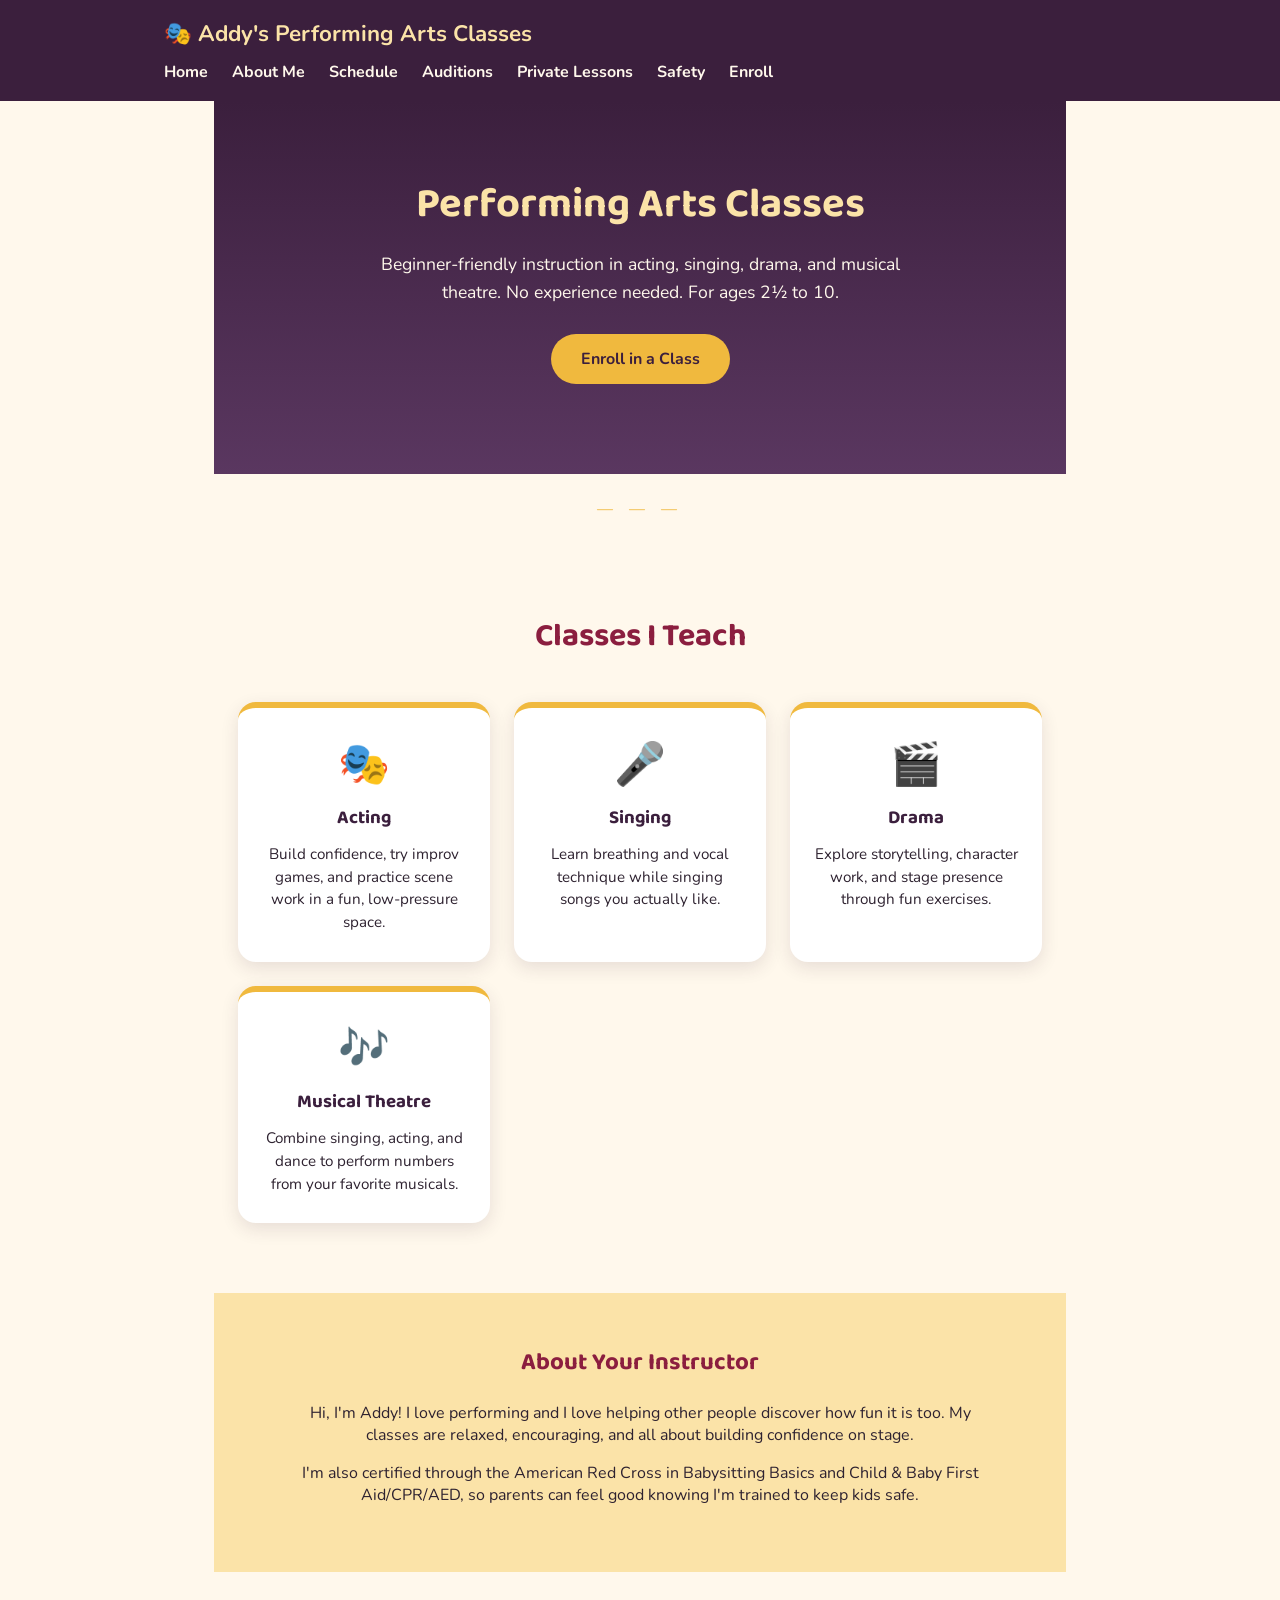
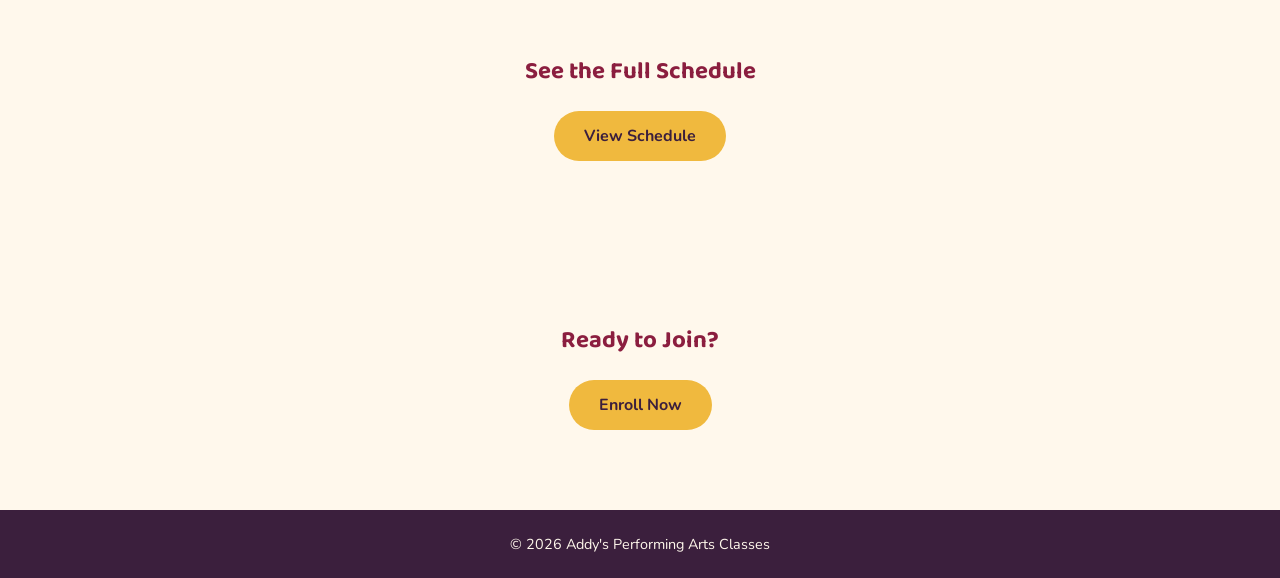
<file: index.html>
<!DOCTYPE html>
<html lang="en">
<head>
  <meta charset="UTF-8" />
  <meta name="viewport" content="width=device-width, initial-scale=1.0" />
  <title>Addy's Performing Arts Classes</title>
  <link rel="preconnect" href="https://fonts.googleapis.com" />
  <link href="https://fonts.googleapis.com/css2?family=Baloo+2:wght@600;700&family=Nunito:wght@400;700&display=swap" rel="stylesheet" />
  <link rel="stylesheet" href="style.css" />
</head>
<body>

  <header class="site-header">
    <div class="nav-inner">
      <a class="site-title" href="index.html">🎭 Addy's Performing Arts Classes</a>
      <nav class="site-nav">
        <a href="index.html">Home</a>
        <a href="about.html">About Me</a>
        <a href="schedule.html">Schedule</a>
        <a href="auditions.html">Auditions</a>
        <a href="private-lessons.html">Private Lessons</a>
        <a href="safety.html">Safety</a>
        <a href="enroll.html">Enroll</a>
      </nav>
    </div>
  </header>

  <main>

    <section class="hero">
      <h1>Performing Arts Classes</h1>
      <p>
        Beginner-friendly instruction in acting, singing, drama, and
        musical theatre. No experience needed. For ages 2½ to 10.
        <!-- Addy: replace this with your own intro! -->
      </p>
      <a class="btn btn-primary" href="enroll.html">Enroll in a Class</a>
    </section>

    <div class="divider">— — —</div>

    <section class="classes">
      <h2>Classes I Teach</h2>
      <div class="class-grid">
        <div class="class-card">
          <div class="icon">🎭</div>
          <h3>Acting</h3>
          <p>Build confidence, try improv games, and practice scene work
             in a fun, low-pressure space.</p>
        </div>
        <div class="class-card">
          <div class="icon">🎤</div>
          <h3>Singing</h3>
          <p>Learn breathing and vocal technique while singing songs
             you actually like.</p>
        </div>
        <div class="class-card">
          <div class="icon">🎬</div>
          <h3>Drama</h3>
          <p>Explore storytelling, character work, and stage presence
             through fun exercises.</p>
        </div>
        <div class="class-card">
          <div class="icon">🎶</div>
          <h3>Musical Theatre</h3>
          <p>Combine singing, acting, and dance to perform numbers
             from your favorite musicals.</p>
        </div>
      </div>
    </section>

    <section class="about">
      <div class="about-inner">
        <h2>About Your Instructor</h2>
        <p>
          Hi, I'm Addy! I love performing and I love helping other people
          discover how fun it is too. My classes are relaxed, encouraging,
          and all about building confidence on stage.
          <!-- Addy: replace this with your own bio! -->
        </p>
        <p>
          I'm also certified through the American Red Cross in Babysitting
          Basics and Child &amp; Baby First Aid/CPR/AED, so parents can feel
          good knowing I'm trained to keep kids safe.
        </p>
      </div>
    </section>

    <section class="cta">
      <h2>See the Full Schedule</h2>
      <a class="btn btn-primary" href="schedule.html">View Schedule</a>
    </section>

    <section class="cta">
      <h2>Ready to Join?</h2>
      <a class="btn btn-primary" href="enroll.html">Enroll Now</a>
    </section>

  </main>

  <footer>
    &copy; 2026 Addy's Performing Arts Classes
  </footer>

</body>
</html>
</file>
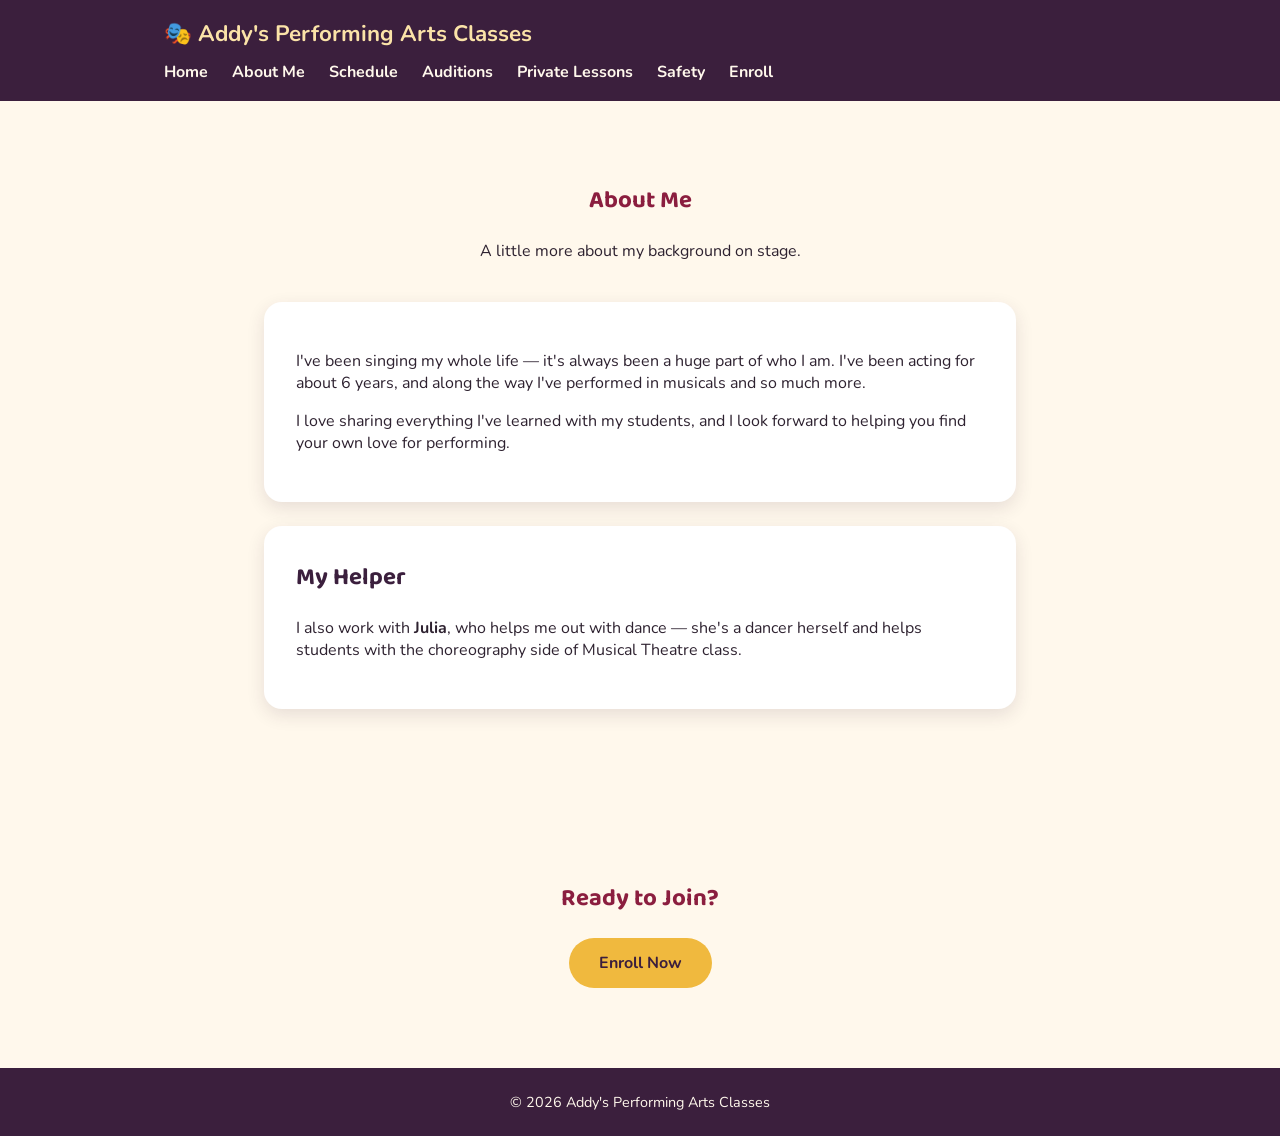
<file: about.html>
<!DOCTYPE html>
<html lang="en">
<head>
  <meta charset="UTF-8" />
  <meta name="viewport" content="width=device-width, initial-scale=1.0" />
  <title>About Me — Addy's Performing Arts Classes</title>
  <link rel="preconnect" href="https://fonts.googleapis.com" />
  <link href="https://fonts.googleapis.com/css2?family=Baloo+2:wght@600;700&family=Nunito:wght@400;700&display=swap" rel="stylesheet" />
  <link rel="stylesheet" href="style.css" />
</head>
<body>

  <header class="site-header">
    <div class="nav-inner">
      <a class="site-title" href="index.html">🎭 Addy's Performing Arts Classes</a>
      <nav class="site-nav">
        <a href="index.html">Home</a>
        <a href="about.html">About Me</a>
        <a href="schedule.html">Schedule</a>
        <a href="auditions.html">Auditions</a>
        <a href="private-lessons.html">Private Lessons</a>
        <a href="safety.html">Safety</a>
        <a href="enroll.html">Enroll</a>
      </nav>
    </div>
  </header>

  <main>
    <section class="safety">
      <h1>About Me</h1>
      <p class="intro">
        A little more about my background on stage.
      </p>

      <div class="certifications">
        <div class="cert-text">
          <p>
            I've been singing my whole life — it's always been a huge part
            of who I am. I've been acting for about 6 years, and along the
            way I've performed in musicals and so much more.
            <!-- Addy: feel free to add specific show names, roles, or
                 performances here! -->
          </p>
          <p>
            I love sharing everything I've learned with my students, and I
            look forward to helping you find your own love for performing.
          </p>
        </div>
      </div>

      <div class="certifications" style="margin-top: 24px;">
        <div class="cert-text">
          <h2>My Helper</h2>
          <p>
            I also work with <strong>Julia</strong>, who helps me out with
            dance — she's a dancer herself and helps students with the
            choreography side of Musical Theatre class.
            <!-- Addy: feel free to add more about Julia here! -->
          </p>
        </div>
      </div>
    </section>

    <section class="cta">
      <h2>Ready to Join?</h2>
      <a class="btn btn-primary" href="enroll.html">Enroll Now</a>
    </section>
  </main>

  <footer>
    &copy; 2026 Addy's Performing Arts Classes
  </footer>

</body>
</html>
</file>
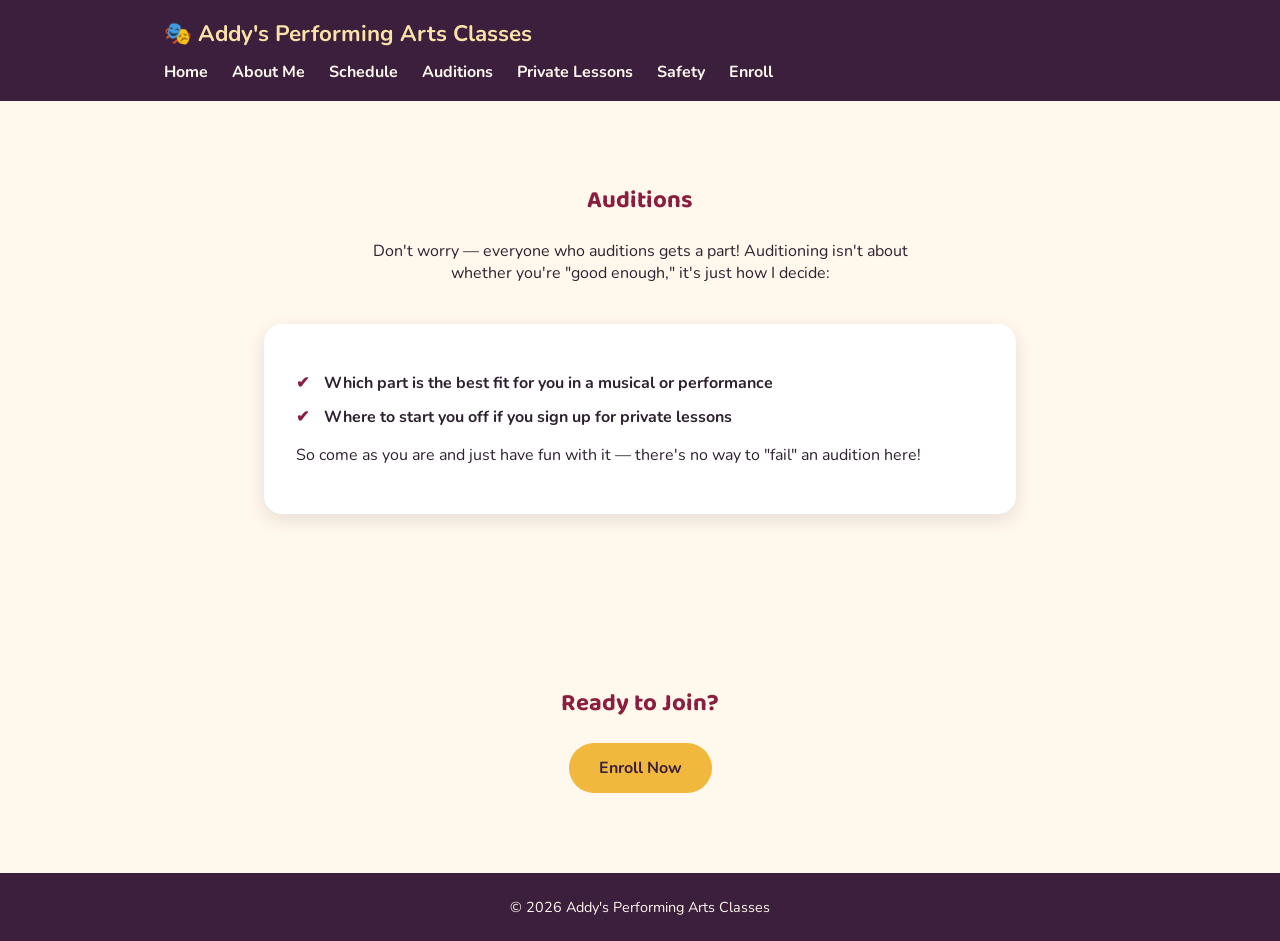
<file: auditions.html>
<!DOCTYPE html>
<html lang="en">
<head>
  <meta charset="UTF-8" />
  <meta name="viewport" content="width=device-width, initial-scale=1.0" />
  <title>Auditions — Addy's Performing Arts Classes</title>
  <link rel="preconnect" href="https://fonts.googleapis.com" />
  <link href="https://fonts.googleapis.com/css2?family=Baloo+2:wght@600;700&family=Nunito:wght@400;700&display=swap" rel="stylesheet" />
  <link rel="stylesheet" href="style.css" />
</head>
<body>

  <header class="site-header">
    <div class="nav-inner">
      <a class="site-title" href="index.html">🎭 Addy's Performing Arts Classes</a>
      <nav class="site-nav">
        <a href="index.html">Home</a>
        <a href="about.html">About Me</a>
        <a href="schedule.html">Schedule</a>
        <a href="auditions.html">Auditions</a>
        <a href="private-lessons.html">Private Lessons</a>
        <a href="safety.html">Safety</a>
        <a href="enroll.html">Enroll</a>
      </nav>
    </div>
  </header>

  <main>
    <section class="safety">
      <h1>Auditions</h1>
      <p class="intro">
        Don't worry — everyone who auditions gets a part! Auditioning
        isn't about whether you're "good enough," it's just how I decide:
      </p>

      <div class="certifications">
        <div class="cert-text">
          <ul class="cert-list">
            <li>Which part is the best fit for you in a musical or
                performance</li>
            <li>Where to start you off if you sign up for private
                lessons</li>
          </ul>
          <p>
            So come as you are and just have fun with it — there's no way
            to "fail" an audition here!
          </p>
        </div>
      </div>
    </section>

    <section class="cta">
      <h2>Ready to Join?</h2>
      <a class="btn btn-primary" href="enroll.html">Enroll Now</a>
    </section>
  </main>

  <footer>
    &copy; 2026 Addy's Performing Arts Classes
  </footer>

</body>
</html>
</file>
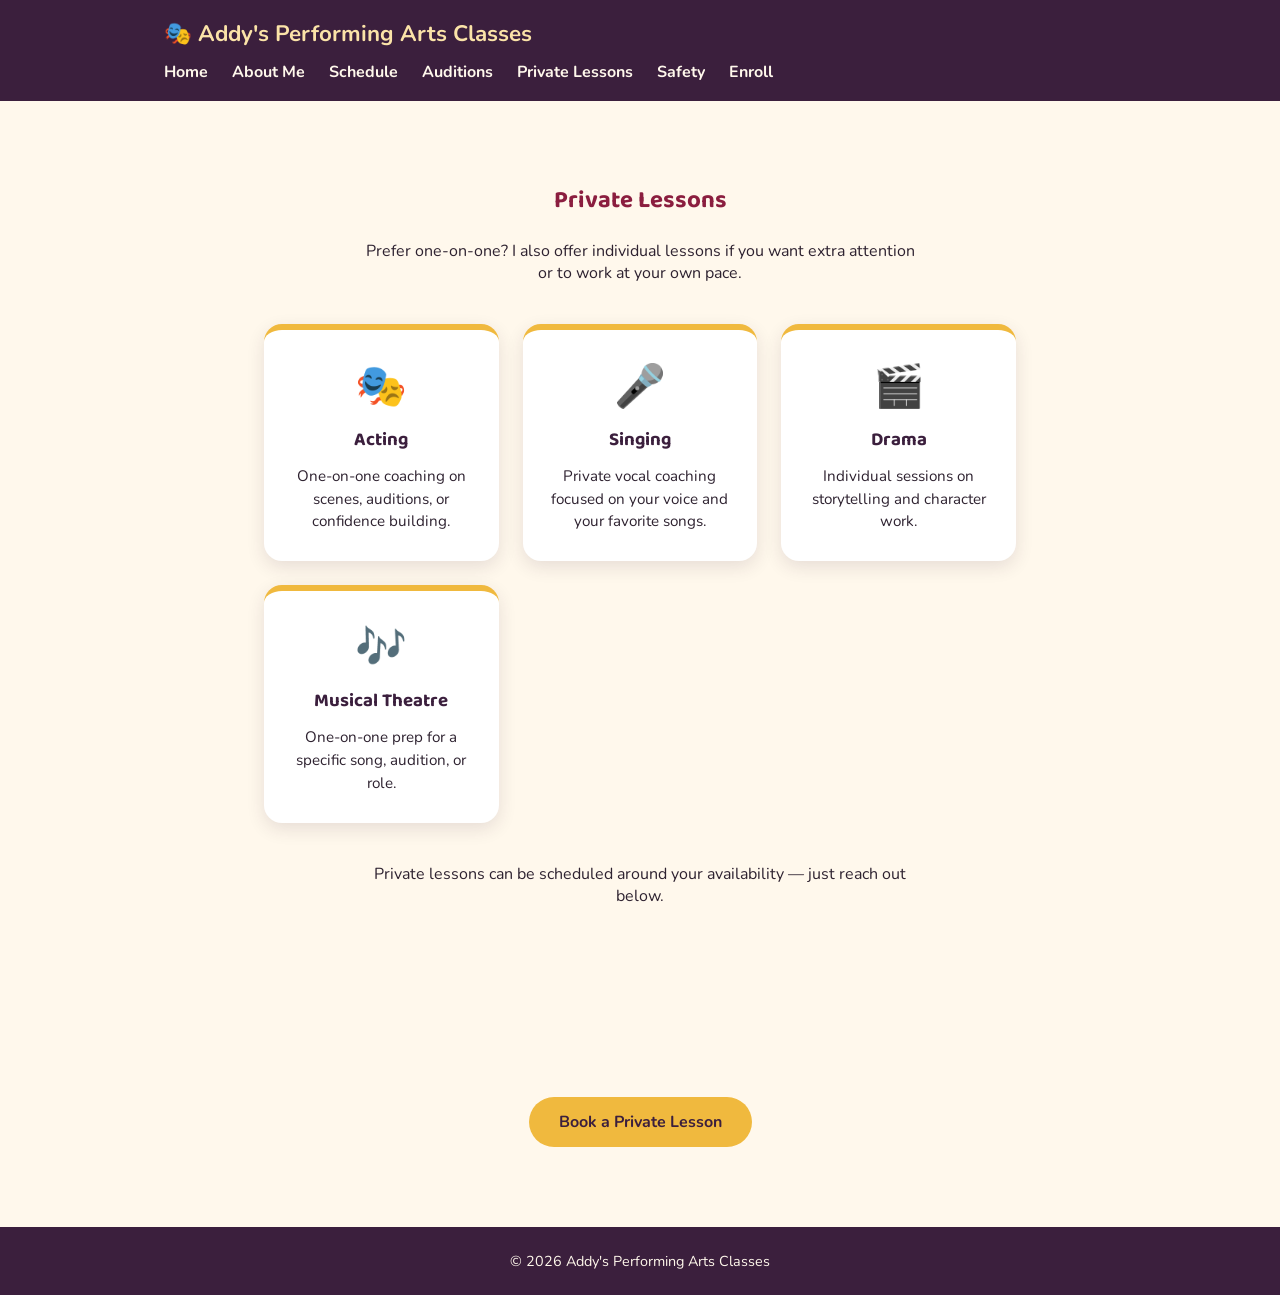
<file: private-lessons.html>
<!DOCTYPE html>
<html lang="en">
<head>
  <meta charset="UTF-8" />
  <meta name="viewport" content="width=device-width, initial-scale=1.0" />
  <title>Private Lessons — Addy's Performing Arts Classes</title>
  <link rel="preconnect" href="https://fonts.googleapis.com" />
  <link href="https://fonts.googleapis.com/css2?family=Baloo+2:wght@600;700&family=Nunito:wght@400;700&display=swap" rel="stylesheet" />
  <link rel="stylesheet" href="style.css" />
</head>
<body>

  <header class="site-header">
    <div class="nav-inner">
      <a class="site-title" href="index.html">🎭 Addy's Performing Arts Classes</a>
      <nav class="site-nav">
        <a href="index.html">Home</a>
        <a href="about.html">About Me</a>
        <a href="schedule.html">Schedule</a>
        <a href="auditions.html">Auditions</a>
        <a href="private-lessons.html">Private Lessons</a>
        <a href="safety.html">Safety</a>
        <a href="enroll.html">Enroll</a>
      </nav>
    </div>
  </header>

  <main>
    <section class="safety">
      <h1>Private Lessons</h1>
      <p class="intro">
        Prefer one-on-one? I also offer individual lessons if you want extra
        attention or to work at your own pace.
      </p>

      <div class="class-grid">
        <div class="class-card">
          <div class="icon">🎭</div>
          <h3>Acting</h3>
          <p>One-on-one coaching on scenes, auditions, or confidence
             building.</p>
        </div>
        <div class="class-card">
          <div class="icon">🎤</div>
          <h3>Singing</h3>
          <p>Private vocal coaching focused on your voice and your
             favorite songs.</p>
        </div>
        <div class="class-card">
          <div class="icon">🎬</div>
          <h3>Drama</h3>
          <p>Individual sessions on storytelling and character work.</p>
        </div>
        <div class="class-card">
          <div class="icon">🎶</div>
          <h3>Musical Theatre</h3>
          <p>One-on-one prep for a specific song, audition, or role.</p>
        </div>
      </div>

      <!-- Addy: add real pricing/length here once you've decided! -->
      <p class="intro" style="margin-top: 40px;">
        Private lessons can be scheduled around your availability —
        just reach out below.
      </p>
    </section>

    <section class="cta">
      <a class="btn btn-primary" href="enroll.html">Book a Private Lesson</a>
    </section>
  </main>

  <footer>
    &copy; 2026 Addy's Performing Arts Classes
  </footer>

</body>
</html>
</file>
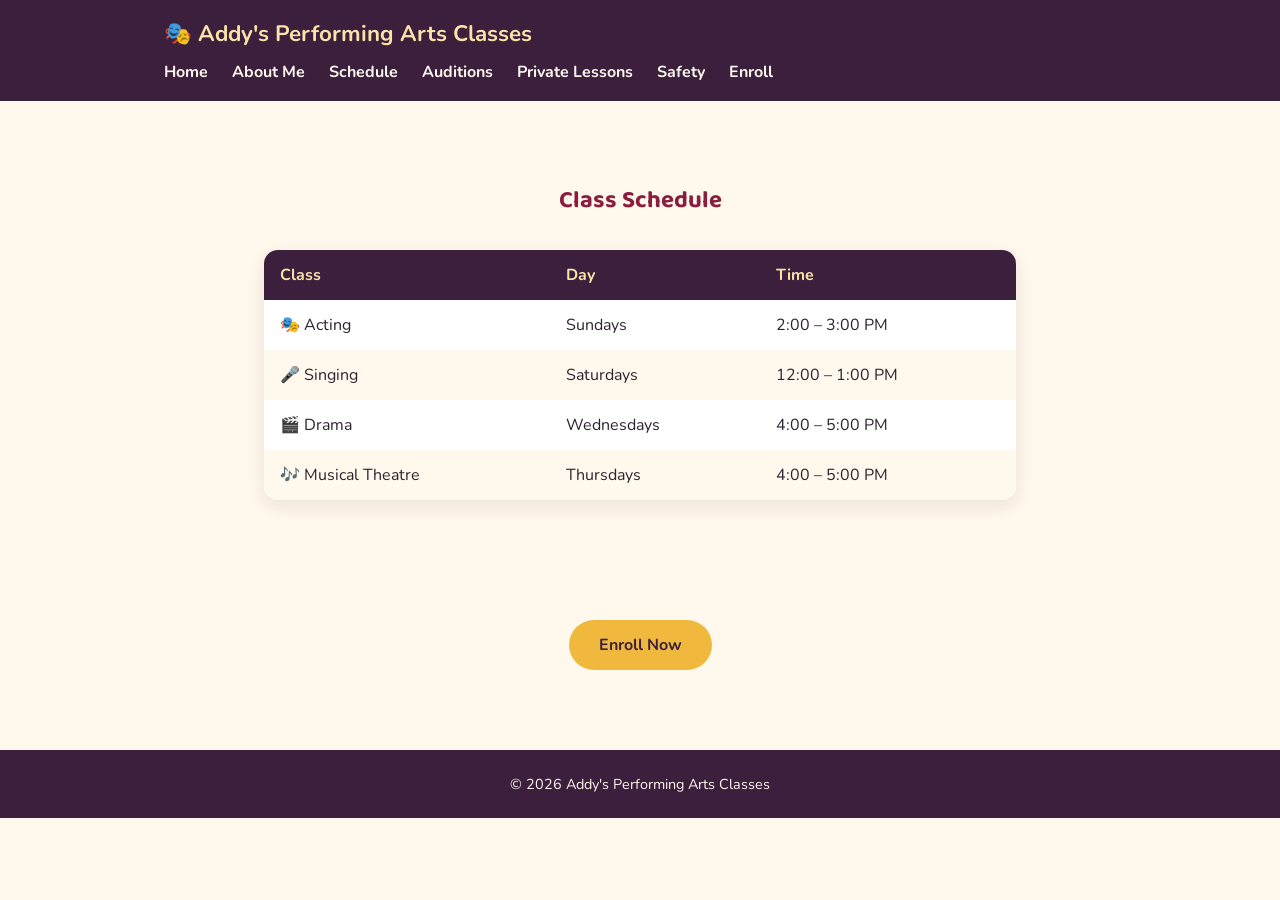
<file: schedule.html>
<!DOCTYPE html>
<html lang="en">
<head>
  <meta charset="UTF-8" />
  <meta name="viewport" content="width=device-width, initial-scale=1.0" />
  <title>Schedule — Addy's Performing Arts Classes</title>
  <link rel="preconnect" href="https://fonts.googleapis.com" />
  <link href="https://fonts.googleapis.com/css2?family=Baloo+2:wght@600;700&family=Nunito:wght@400;700&display=swap" rel="stylesheet" />
  <link rel="stylesheet" href="style.css" />
</head>
<body>

  <header class="site-header">
    <div class="nav-inner">
      <a class="site-title" href="index.html">🎭 Addy's Performing Arts Classes</a>
      <nav class="site-nav">
        <a href="index.html">Home</a>
        <a href="about.html">About Me</a>
        <a href="schedule.html">Schedule</a>
        <a href="auditions.html">Auditions</a>
        <a href="private-lessons.html">Private Lessons</a>
        <a href="safety.html">Safety</a>
        <a href="enroll.html">Enroll</a>
      </nav>
    </div>
  </header>

  <main>
    <section class="schedule">
      <h2>Class Schedule</h2>
      <table>
        <thead>
          <tr>
            <th>Class</th>
            <th>Day</th>
            <th>Time</th>
          </tr>
        </thead>
        <tbody>
          <tr>
            <td>🎭 Acting</td>
            <td>Sundays</td>
            <td>2:00 – 3:00 PM</td>
          </tr>
          <tr>
            <td>🎤 Singing</td>
            <td>Saturdays</td>
            <td>12:00 – 1:00 PM</td>
          </tr>
          <tr>
            <td>🎬 Drama</td>
            <td>Wednesdays</td>
            <td>4:00 – 5:00 PM</td>
          </tr>
          <tr>
            <td>🎶 Musical Theatre</td>
            <td>Thursdays</td>
            <td>4:00 – 5:00 PM</td>
          </tr>
        </tbody>
      </table>
      <!-- Addy: update days/times to match your real schedule! -->
    </section>

    <section class="cta">
      <a class="btn btn-primary" href="enroll.html">Enroll Now</a>
    </section>
  </main>

  <footer>
    &copy; 2026 Addy's Performing Arts Classes
  </footer>

</body>
</html>
</file>
<file: style.css>
:root {
  --plum: #3B1F3D;
  --plum-light: #5A3760;
  --gold: #F0B93E;
  --gold-light: #FBE3A8;
  --cream: #FFF8EC;
  --maroon: #8B1E3F;
  --text: #2E2230;
}

* {
  box-sizing: border-box;
}

body {
  margin: 0;
  font-family: 'Nunito', sans-serif;
  color: var(--text);
  background: var(--cream);
}

h1, h2, h3 {
  font-family: 'Baloo 2', sans-serif;
}

a {
  text-decoration: none;
  color: inherit;
}

/* ── HEADER ── */
.site-header {
  background: var(--plum);
  padding: 18px 0;
}

.nav-inner {
  max-width: 1000px;
  margin: 0 auto;
  padding: 0 24px;
  display: flex;
  align-items: center;
  justify-content: space-between;
  flex-wrap: wrap;
  gap: 12px;
}

.site-title {
  font-size: 1.4rem;
  font-weight: 700;
  color: var(--gold-light);
}

.site-nav {
  display: flex;
  gap: 24px;
}

.site-nav a {
  color: var(--cream);
  font-weight: 700;
}

.site-nav a:hover {
  color: var(--gold);
}

/* ── HERO ── */
.hero {
  background: linear-gradient(180deg, var(--plum) 0%, var(--plum-light) 100%);
  color: var(--cream);
  text-align: center;
  padding: 70px 24px 90px;
}

.hero h1 {
  font-size: 2.6rem;
  margin: 0 0 12px;
  color: var(--gold-light);
}

.hero p {
  max-width: 560px;
  margin: 0 auto 28px;
  font-size: 1.1rem;
  line-height: 1.6;
}

.btn {
  display: inline-block;
  padding: 14px 30px;
  border-radius: 999px;
  font-weight: 700;
  font-size: 1rem;
}

.btn-primary {
  background: var(--gold);
  color: var(--plum);
}

.btn-primary:hover {
  background: var(--gold-light);
}

.divider {
  text-align: center;
  padding: 24px 0;
  color: var(--gold);
  font-size: 1rem;
  letter-spacing: 6px;
}

/* ── CLASSES ── */
.classes {
  max-width: 1000px;
  margin: 0 auto;
  padding: 40px 24px 70px;
}

.classes h2 {
  text-align: center;
  font-size: 2rem;
  margin-bottom: 40px;
  color: var(--maroon);
}

.class-grid {
  display: grid;
  grid-template-columns: repeat(auto-fit, minmax(220px, 1fr));
  gap: 24px;
}

.class-card {
  background: white;
  border-radius: 18px;
  padding: 28px 22px;
  text-align: center;
  box-shadow: 0 6px 18px rgba(59, 31, 61, 0.12);
  border-top: 6px solid var(--gold);
}

.class-card .icon {
  font-size: 2.6rem;
  margin-bottom: 10px;
}

.class-card h3 {
  margin: 0 0 10px;
  color: var(--plum);
}

.class-card p {
  font-size: 0.95rem;
  line-height: 1.5;
  margin: 0;
}

/* ── ABOUT ── */
.about {
  background: var(--gold-light);
  padding: 50px 24px;
}

.about-inner {
  max-width: 700px;
  margin: 0 auto;
  text-align: center;
}

.about h2 {
  color: var(--maroon);
  margin-top: 0;
}

/* ── SCHEDULE ── */
.schedule {
  max-width: 800px;
  margin: 0 auto;
  padding: 60px 24px;
}

.schedule h2 {
  text-align: center;
  color: var(--maroon);
  margin-bottom: 30px;
}

table {
  width: 100%;
  border-collapse: collapse;
  background: white;
  border-radius: 14px;
  overflow: hidden;
  box-shadow: 0 6px 18px rgba(59, 31, 61, 0.10);
}

th, td {
  padding: 14px 16px;
  text-align: left;
}

th {
  background: var(--plum);
  color: var(--gold-light);
}

tr:nth-child(even) {
  background: var(--cream);
}

/* ── CTA ── */
.cta {
  text-align: center;
  padding: 60px 24px 80px;
}

.cta h2 {
  color: var(--maroon);
}

/* ── ENROLL PAGE ── */
.enroll {
  max-width: 560px;
  margin: 0 auto;
  padding: 60px 24px 90px;
}

.enroll h1 {
  text-align: center;
  color: var(--maroon);
}

.enroll p.intro {
  text-align: center;
  margin-bottom: 30px;
}

form {
  display: flex;
  flex-direction: column;
  gap: 16px;
  background: white;
  padding: 28px;
  border-radius: 18px;
  box-shadow: 0 6px 18px rgba(59, 31, 61, 0.12);
}

label {
  font-weight: 700;
  font-size: 0.95rem;
}

input, select, textarea {
  padding: 10px 12px;
  border-radius: 10px;
  border: 2px solid var(--gold-light);
  font-family: inherit;
  font-size: 1rem;
}

textarea {
  resize: vertical;
  min-height: 90px;
}

.enroll .btn-primary {
  align-self: center;
  border: none;
  cursor: pointer;
}

/* ── SAFETY ── */
.safety {
  max-width: 800px;
  margin: 0 auto;
  padding: 60px 24px 90px;
}

.safety h1 {
  text-align: center;
  color: var(--maroon);
}

.safety > p.intro {
  text-align: center;
  max-width: 560px;
  margin: 0 auto 40px;
}

.certifications {
  background: white;
  border-radius: 18px;
  box-shadow: 0 6px 18px rgba(59, 31, 61, 0.12);
  padding: 32px;
  display: flex;
  gap: 32px;
  flex-wrap: wrap;
  align-items: center;
}

.cert-text h2 {
  margin-top: 0;
  color: var(--plum);
}

.cert-list {
  list-style: none;
  padding: 0;
  margin: 16px 0 0;
}

.cert-list li {
  padding-left: 28px;
  position: relative;
  margin-bottom: 12px;
  font-weight: 700;
}

.cert-list li::before {
  content: "✔";
  position: absolute;
  left: 0;
  color: var(--maroon);
}

.qr-group {
  display: flex;
  gap: 24px;
  flex-wrap: wrap;
  justify-content: center;
}

.qr-item {
  text-align: center;
}

.qr-image {
  display: block;
  width: 140px;
  height: 140px;
  border: 3px solid var(--gold);
  border-radius: 14px;
  padding: 8px;
  background: white;
}

.qr-caption {
  font-size: 0.85rem;
  color: var(--text);
  margin-top: 8px;
  max-width: 140px;
}

/* ── ADMIN ── */
main {
  max-width: 900px;
  margin: 0 auto;
  padding: 0 24px;
}

.password-gate {
  max-width: 400px;
  margin: 4rem auto;
  text-align: center;
}

.password-gate h1,
#admin-content > h1 {
  color: var(--maroon);
}

.form-error {
  color: #b3261e;
  font-weight: 700;
}

.hidden {
  display: none !important;
}

.form-group {
  margin-bottom: 20px;
}

.form-row {
  display: flex;
  gap: 20px;
  flex-wrap: wrap;
}

.form-row .form-group {
  flex: 1 1 200px;
}

.btn-secondary {
  background: var(--gold-light);
  color: var(--plum);
  border: none;
  cursor: pointer;
}

.btn-small {
  padding: 8px 16px;
  font-size: 0.9rem;
}

.job-list {
  list-style: none;
  padding: 0;
  margin: 32px 0 0;
  display: flex;
  flex-direction: column;
  gap: 16px;
}

.job-card {
  background: white;
  border-radius: 14px;
  box-shadow: 0 6px 18px rgba(59, 31, 61, 0.10);
  padding: 20px 24px;
  display: flex;
  justify-content: space-between;
  align-items: center;
  gap: 16px;
  flex-wrap: wrap;
}

.job-info h3 {
  margin: 0 0 4px;
  font-size: 1.1rem;
  color: var(--plum);
}

.job-info .job-meta {
  color: var(--text);
  font-size: 0.9rem;
  opacity: 0.75;
}

.job-actions {
  display: flex;
  gap: 8px;
  align-items: center;
  flex-wrap: wrap;
}

.empty-state {
  text-align: center;
  color: var(--text);
  opacity: 0.6;
  padding: 32px;
}

/* ── FOOTER ── */
footer {
  text-align: center;
  padding: 24px;
  background: var(--plum);
  color: var(--cream);
  font-size: 0.9rem;
}
</file>
